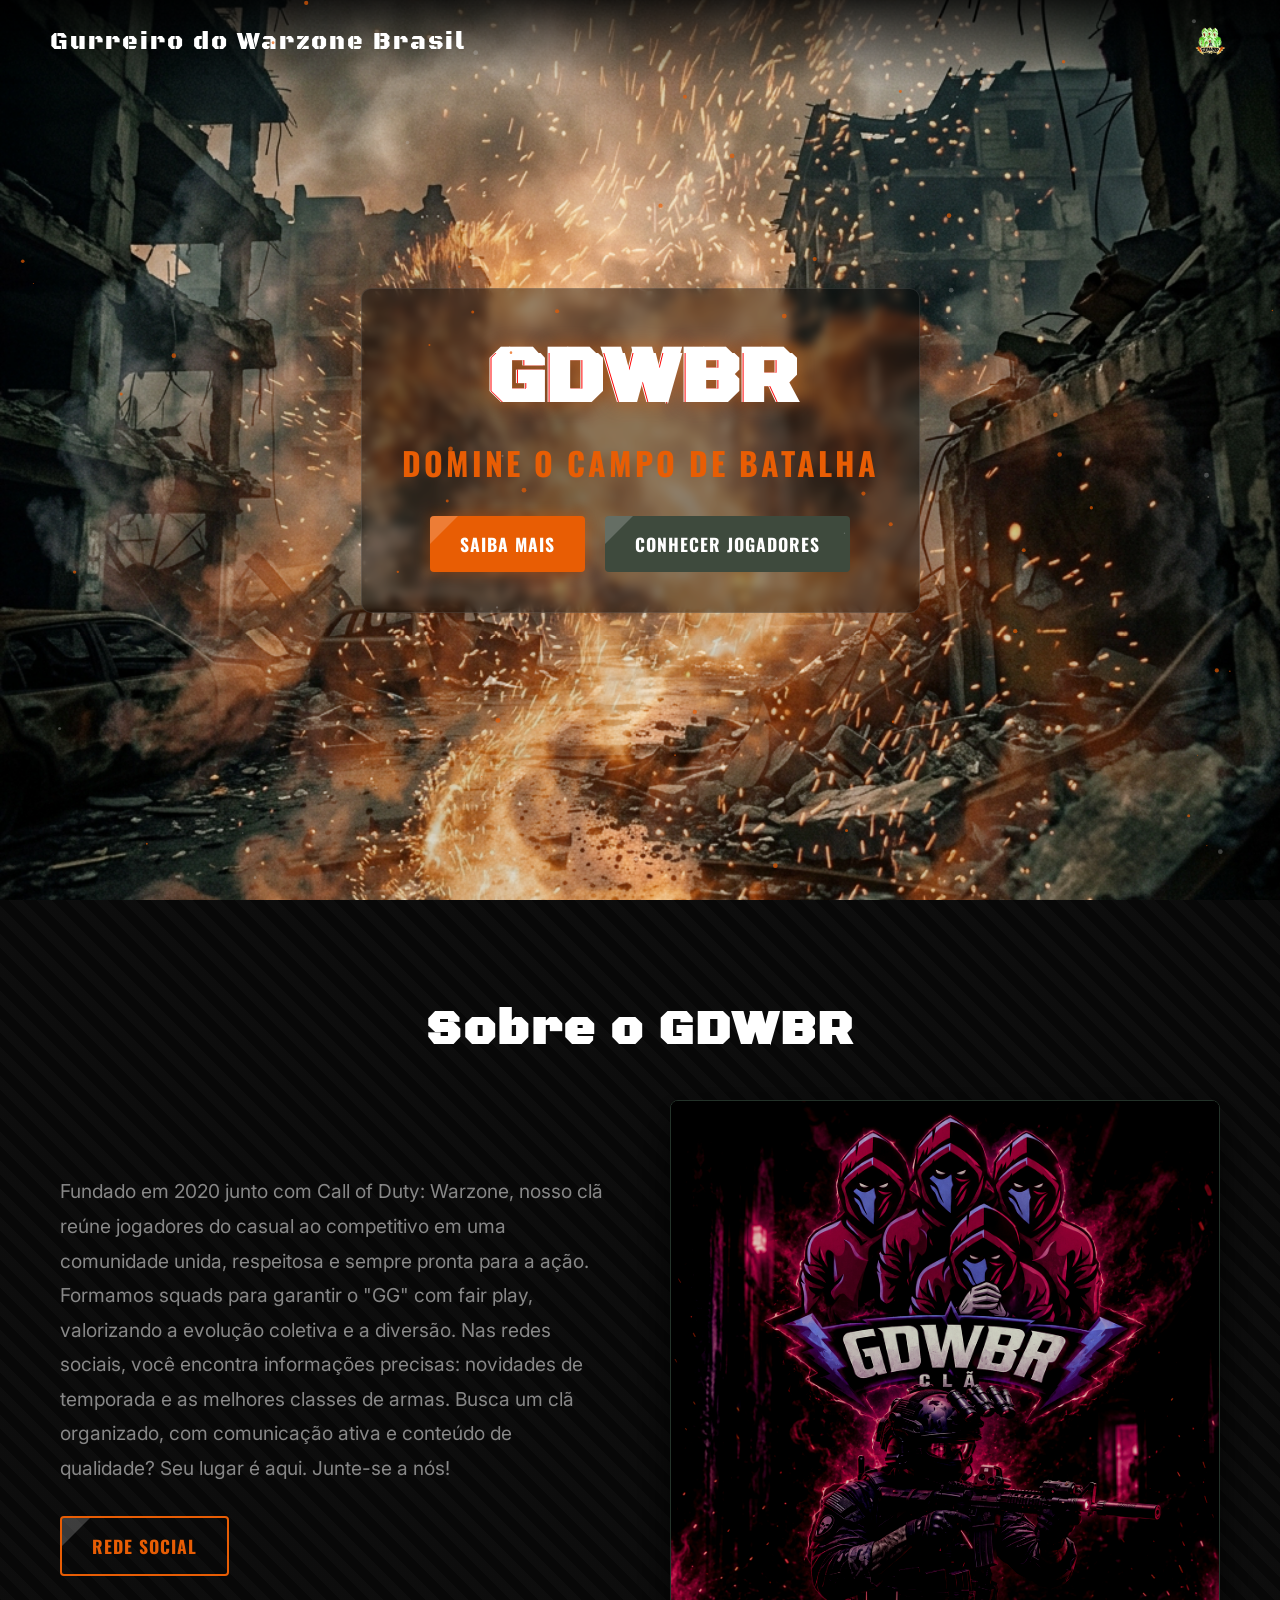
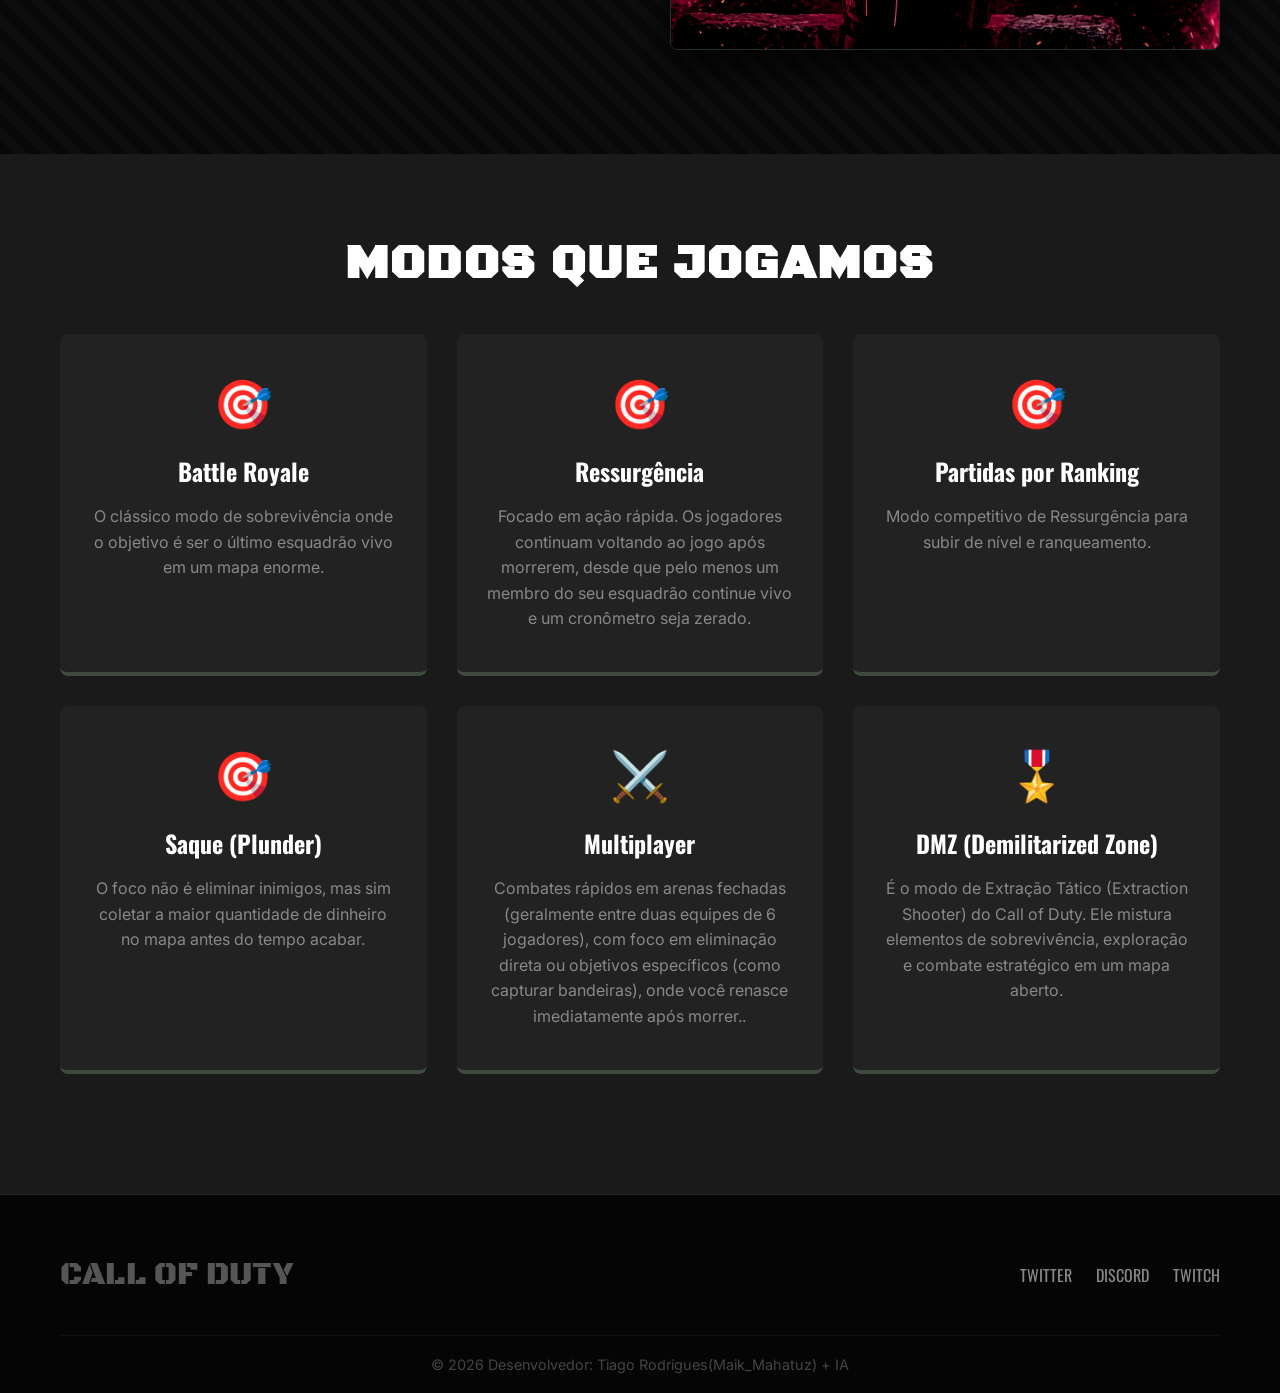
<file: index.html>
<!DOCTYPE html>
<html lang="pt-BR">
<head>
    <meta charset="UTF-8">
    <meta name="viewport" content="width=device-width, initial-scale=1.0">
    <title>CLÃ GDWBR</title>
    <link rel="preconnect" href="https://fonts.googleapis.com">
    <link rel="preconnect" href="https://fonts.gstatic.com" crossorigin>
    <link href="https://fonts.googleapis.com/css2?family=Black+Ops+One&family=Inter:wght@300;400;600;800&family=Oswald:wght@400;700&display=swap" rel="stylesheet">
    <link rel="stylesheet" href="style.css">
</head>
<body>
    <!-- Canvas para partículas -->
    <canvas id="particles-canvas"></canvas>

    <!-- Header / Navbar -->
    <header id="header">
        <div class="logo">Gurreiro do Warzone Brasil</div>
        <div class="menu-icon">
            <img src="assets/Logo.png" alt="Menu" id="grenade-menu">
        </div>
    </header>

    <!-- Seção Parallax Hero -->
    <section class="hero-parallax">
        <!-- Camada de Fundo -->
        <div class="parallax-layer parallax-bg" id="layer-bg"></div>
        <!-- Camada do Meio (Fumaça) -->
        <div class="parallax-layer parallax-smoke" id="layer-smoke"></div>
        <!-- Camada Frontal (Conteúdo) -->
        <div class="parallax-layer parallax-front">
            <div class="hero-content fade-in">
                <h1 class="glitch" data-text="GDWBR">GDWBR</h1>
                <h2>DOMINE O CAMPO DE BATALHA</h2>
                <div class="hero-buttons">
                    <a href="https://www.callofduty.com/br/pt/modernwarfare4" target="_blank" class="btn primary">SAIBA MAIS</a>
                    <a href="jogadores.html" class="btn secondary">CONHECER JOGADORES</a>
                </div>
            </div>
        </div>
    </section>

    <!-- Seção About The Clã -->
    <section id="about" class="about-section">
        <div class="container fade-in">
            <h2 class="section-title">Sobre o GDWBR</h2>
            <div class="about-grid">
                <div class="about-text">
                    <p>Fundado em 2020 junto com Call of Duty: Warzone, nosso clã reúne jogadores do casual ao competitivo em uma comunidade unida, respeitosa e sempre pronta para a ação.

Formamos                squads para garantir o "GG" com fair play, valorizando a evolução coletiva e a diversão. Nas redes sociais, você encontra informações precisas: novidades de temporada e as melhores classes de armas.

Busca um                clã organizado, com comunicação ativa e conteúdo de qualidade? Seu lugar é aqui. Junte-se a nós!</p>
                    <a href="https://www.instagram.com/gdwb.r" target="_blank" class="btn outline">REDE SOCIAL</a>
                </div>
                <div class="about-image fade-in">
                    <img src="assets/gdwbr.png" alt="Operator">
                </div>
            </div>
        </div>
    </section>

    <!-- Seções de Modos -->
    <section id="modes" class="modes-section">
        <div class="container">
            <h2 class="section-title">MODOS QUE JOGAMOS</h2>
            <div class="modes-grid">
                <div class="mode-card fade-in">
                    <div class="card-icon">🎯</div>
                    <h3>Battle Royale</h3>
                    <p> O clássico modo de sobrevivência onde o objetivo é ser o último esquadrão vivo em um mapa enorme.</p>
                </div>
                <div class="mode-card fade-in">
                    <div class="card-icon">🎯</div>
                    <h3>Ressurgência</h3>
                    <p>Focado em ação rápida. Os jogadores continuam voltando ao jogo após morrerem, desde que pelo menos um membro do seu esquadrão continue vivo e um cronômetro seja zerado.</p>
                </div>
                <div class="mode-card fade-in">
                    <div class="card-icon">🎯</div>
                    <h3>Partidas por Ranking</h3>
                    <p> Modo competitivo de Ressurgência para subir de nível e ranqueamento.</p>
                </div>
                <div class="mode-card fade-in">
                    <div class="card-icon">🎯</div>
                    <h3>Saque (Plunder)</h3>
                    <p> O foco não é eliminar inimigos, mas sim coletar a maior quantidade de dinheiro no mapa antes do tempo acabar.</p>
                </div>
                <div class="mode-card fade-in" style="transition-delay: 0.2s;">
                    <div class="card-icon">⚔️</div>
                    <h3>Multiplayer</h3>
                    <p>Combates rápidos em arenas fechadas (geralmente entre duas equipes de 6 jogadores), com foco em eliminação direta ou objetivos específicos (como capturar bandeiras), onde você renasce imediatamente após morrer..</p>
                </div>
                <div class="mode-card fade-in" style="transition-delay: 0.4s;">
                    <div class="card-icon">🎖️</div>
                    <h3>DMZ (Demilitarized Zone)</h3>
                    <p>É o modo de Extração Tático (Extraction Shooter) do Call of Duty. Ele mistura elementos de sobrevivência, exploração e combate estratégico em um mapa aberto.</p>
                </div>
            </div>
        </div>
    </section>

    <!-- Rodapé -->
    <footer id="footer">
        <div class="container">
            <div class="footer-content">
                <div class="footer-logo">CALL OF DUTY</div>
                <div class="footer-links" id="social">
                    <a href="#">Twitter</a>
                    <a href="#">Discord</a>
                    <a href="#">Twitch</a>
                </div>
            </div>
            <div class="copyright">
                <p>&copy; 2026 Desenvolvedor: Tiago Rodrigues(Maik_Mahatuz) + IA                   
                </p>
            </div>
        </div>
    </footer>

    <script src="script.js"></script>
</body>
</html>
</file>
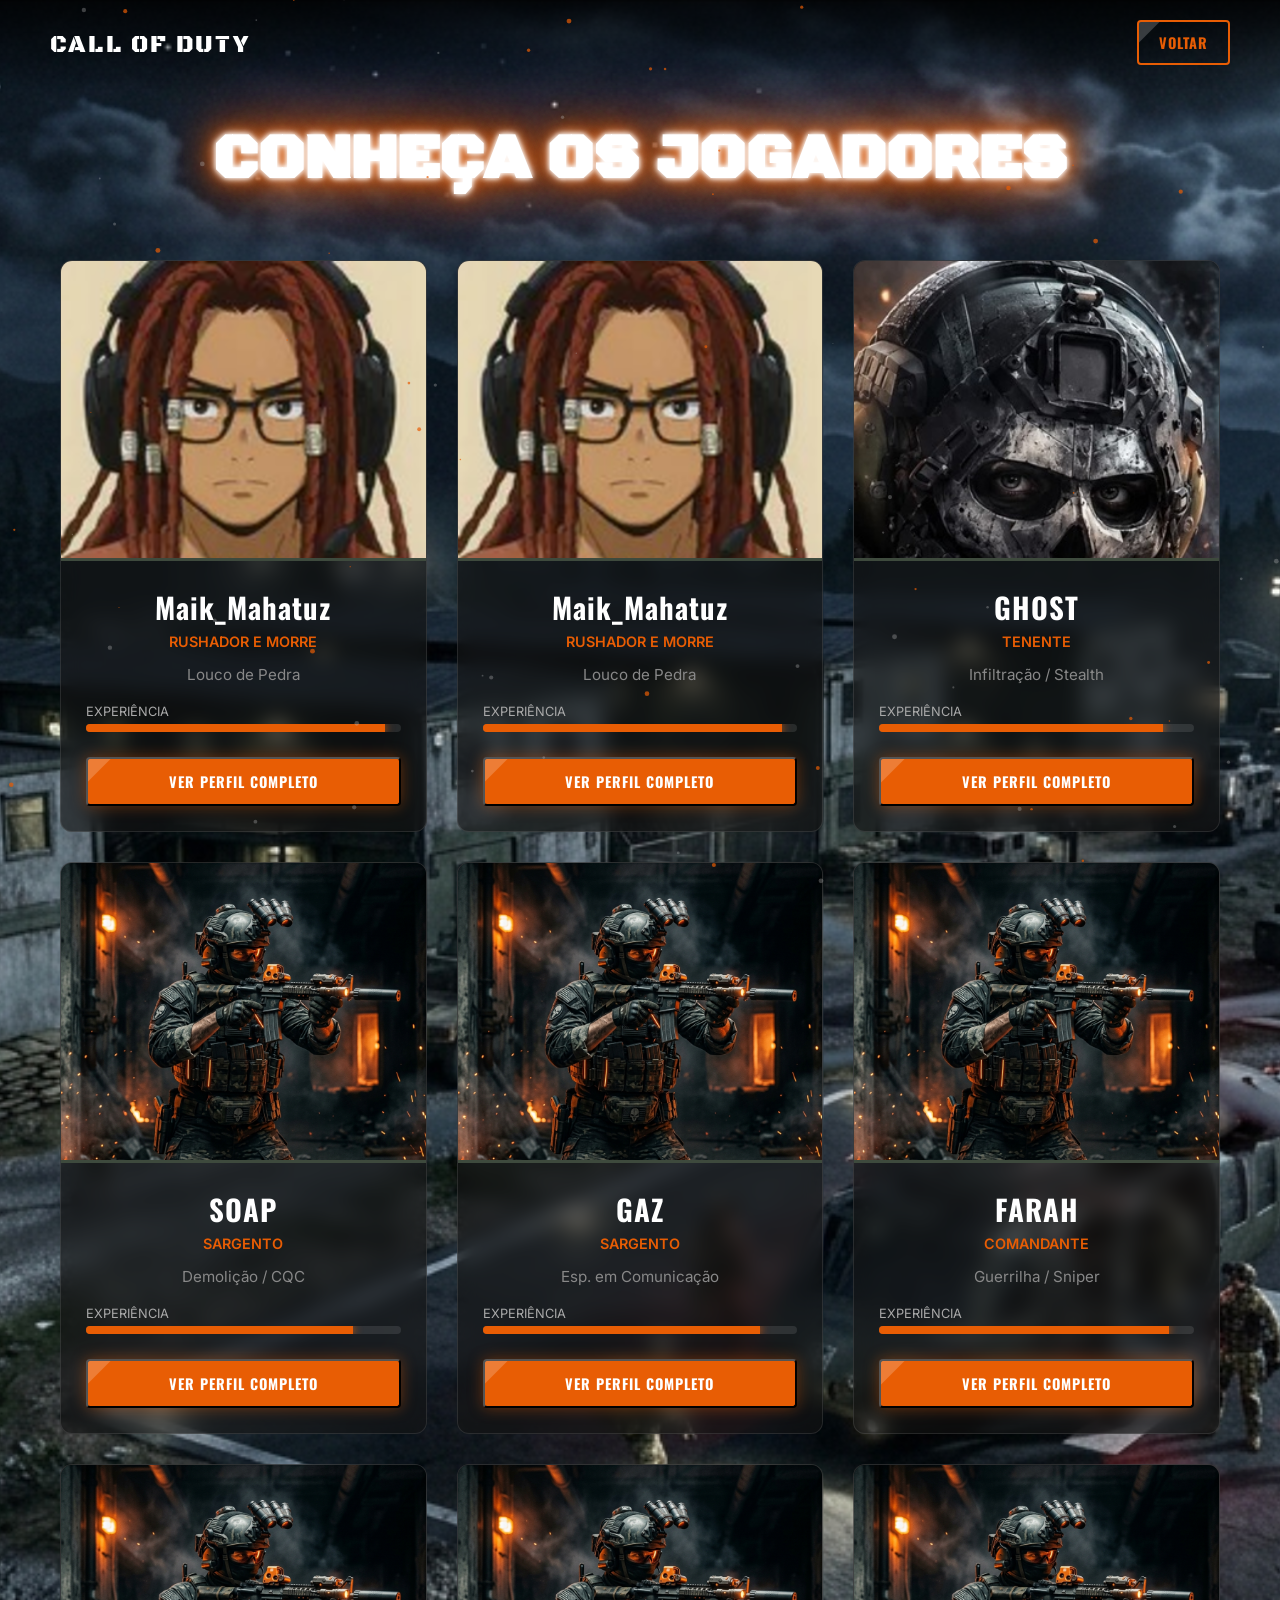
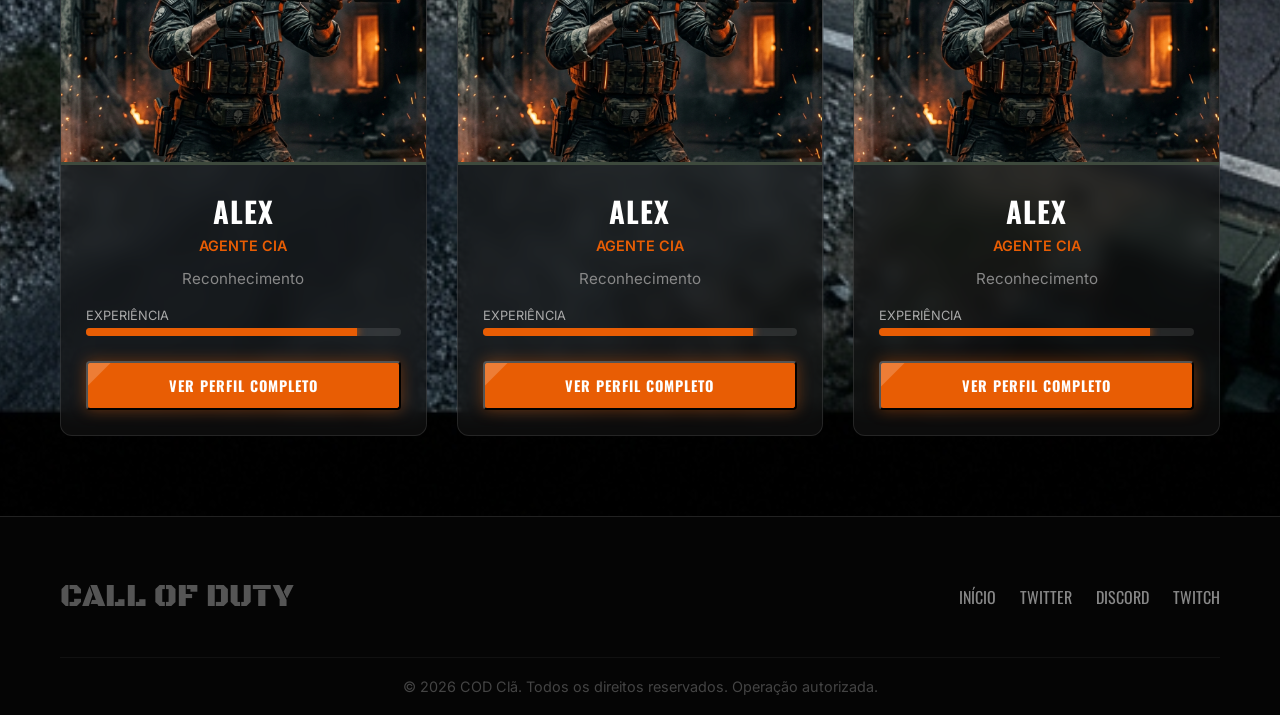
<file: jogadores.html>
<!DOCTYPE html>
<html lang="pt-BR">
<head>
    <meta charset="UTF-8">
    <meta name="viewport" content="width=device-width, initial-scale=1.0">
    <title>CALL OF DUTY - JOGADORES</title>
    <link rel="preconnect" href="https://fonts.googleapis.com">
    <link rel="preconnect" href="https://fonts.gstatic.com" crossorigin>
    <link href="https://fonts.googleapis.com/css2?family=Black+Ops+One&family=Inter:wght@300;400;600;800&family=Oswald:wght@400;700&display=swap" rel="stylesheet">
    <link rel="stylesheet" href="style.css">
    <link rel="stylesheet" href="jogadores.css">
</head>
<body>
    <!-- Canvas para partículas -->
    <canvas id="particles-canvas"></canvas>

    <!-- Header / Navbar -->
    <header id="header">
        <div class="logo">
            <a href="index.html" style="color: white; text-decoration: none;">CALL OF DUTY</a>
        </div>
        <div class="menu-icon">
            <a href="index.html" class="btn outline btn-voltar">VOLTAR</a>
        </div>
    </header>

    <!-- Seção Parallax Jogadores -->
    <section class="jogadores-parallax">
        <div class="parallax-layer parallax-barracks" id="layer-barracks"></div>
        
        <div class="container fade-in">
            <h1 class="neon-title" data-text="CONHEÇA OS JOGADORES">CONHEÇA OS JOGADORES</h1>
            
            <div class="players-grid">
                <!-- Player 1 -->
                <div class="player-card fade-in">
                    <div class="card-image-wrapper">
                        <img src="assets/Maik.png" alt="Capitão Price">
                    </div>
                    <div class="card-info">
                        <h3>Maik_Mahatuz</h3>
                        <p class="role">Rushador e morre</p>
                        <p class="specialty">Louco de Pedra</p>
                        <div class="stats">
                            <span>Experiência</span>
                            <div class="progress-bar"><div class="progress" style="width: 95%;"></div></div>
                        </div>
                        <button class="btn primary btn-modal" data-player="price">VER PERFIL COMPLETO</button>
                    </div>
                </div>

                <!-- Player 2 -->
                <div class="player-card fade-in">
                    <div class="card-image-wrapper">
                        <img src="assets/Maik.png" alt="Capitão Price">
                    </div>
                    <div class="card-info">
                        <h3>Maik_Mahatuz</h3>
                        <p class="role">Rushador e morre</p>
                        <p class="specialty">Louco de Pedra</p>
                        <div class="stats">
                            <span>Experiência</span>
                            <div class="progress-bar"><div class="progress" style="width: 95%;"></div></div>
                        </div>
                        <button class="btn primary btn-modal" data-player="price">VER PERFIL COMPLETO</button>
                    </div>
                </div>
                
                <!-- Player 3 -->
                <div class="player-card fade-in" style="transition-delay: 0.1s;">
                    <div class="card-image-wrapper">
                        <img src="assets/Leo1.jpeg" alt="Ghost">
                    </div>
                    <div class="card-info">
                        <h3>GHOST</h3>
                        <p class="role">Tenente</p>
                        <p class="specialty">Infiltração / Stealth</p>
                        <div class="stats">
                            <span>Experiência</span>
                            <div class="progress-bar"><div class="progress" style="width: 90%;"></div></div>
                        </div>
                        <button class="btn primary btn-modal" data-player="ghost">VER PERFIL COMPLETO</button>
                    </div>
                </div>

                <!-- Player 4 -->
                <div class="player-card fade-in" style="transition-delay: 0.2s;">
                    <div class="card-image-wrapper">
                        <img src="assets/operator.png" alt="Soap">
                    </div>
                    <div class="card-info">
                        <h3>SOAP</h3>
                        <p class="role">Sargento</p>
                        <p class="specialty">Demolição / CQC</p>
                        <div class="stats">
                            <span>Experiência</span>
                            <div class="progress-bar"><div class="progress" style="width: 85%;"></div></div>
                        </div>
                        <button class="btn primary btn-modal" data-player="soap">VER PERFIL COMPLETO</button>
                    </div>
                </div>

                <!-- Player 5 -->
                <div class="player-card fade-in" style="transition-delay: 0.3s;">
                    <div class="card-image-wrapper">
                        <img src="assets/operator.png" alt="Gaz">
                    </div>
                    <div class="card-info">
                        <h3>GAZ</h3>
                        <p class="role">Sargento</p>
                        <p class="specialty">Esp. em Comunicação</p>
                        <div class="stats">
                            <span>Experiência</span>
                            <div class="progress-bar"><div class="progress" style="width: 88%;"></div></div>
                        </div>
                        <button class="btn primary btn-modal" data-player="gaz">VER PERFIL COMPLETO</button>
                    </div>
                </div>

                <!-- Player 6 -->
                <div class="player-card fade-in" style="transition-delay: 0.4s;">
                    <div class="card-image-wrapper">
                        <img src="assets/operator.png" alt="Farah">
                    </div>
                    <div class="card-info">
                        <h3>FARAH</h3>
                        <p class="role">Comandante</p>
                        <p class="specialty">Guerrilha / Sniper</p>
                        <div class="stats">
                            <span>Experiência</span>
                            <div class="progress-bar"><div class="progress" style="width: 92%;"></div></div>
                        </div>
                        <button class="btn primary btn-modal" data-player="farah">VER PERFIL COMPLETO</button>
                    </div>
                </div>

                <!-- Player 7 -->
                <div class="player-card fade-in" style="transition-delay: 0.5s;">
                    <div class="card-image-wrapper">
                        <img src="assets/operator.png" alt="Alex">
                    </div>
                    <div class="card-info">
                        <h3>ALEX</h3>
                        <p class="role">Agente CIA</p>
                        <p class="specialty">Reconhecimento</p>
                        <div class="stats">
                            <span>Experiência</span>
                            <div class="progress-bar"><div class="progress" style="width: 86%;"></div></div>
                        </div>
                        <button class="btn primary btn-modal" data-player="alex">VER PERFIL COMPLETO</button>
                    </div>
                </div>

                <!-- Player 8 -->
                <div class="player-card fade-in" style="transition-delay: 0.5s;">
                    <div class="card-image-wrapper">
                        <img src="assets/operator.png" alt="Alex">
                    </div>
                    <div class="card-info">
                        <h3>ALEX</h3>
                        <p class="role">Agente CIA</p>
                        <p class="specialty">Reconhecimento</p>
                        <div class="stats">
                            <span>Experiência</span>
                            <div class="progress-bar"><div class="progress" style="width: 86%;"></div></div>
                        </div>
                        <button class="btn primary btn-modal" data-player="alex">VER PERFIL COMPLETO</button>
                    </div>
                </div>

                <!-- Player 9 -->
                <div class="player-card fade-in" style="transition-delay: 0.5s;">
                    <div class="card-image-wrapper">
                        <img src="assets/operator.png" alt="Alex">
                    </div>
                    <div class="card-info">
                        <h3>ALEX</h3>
                        <p class="role">Agente CIA</p>
                        <p class="specialty">Reconhecimento</p>
                        <div class="stats">
                            <span>Experiência</span>
                            <div class="progress-bar"><div class="progress" style="width: 86%;"></div></div>
                        </div>
                        <button class="btn primary btn-modal" data-player="alex">VER PERFIL COMPLETO</button>
                    </div>
                </div>


            </div>
        </div>
    </section>

    <!-- Modal -->
    <div id="player-modal" class="modal">
        <div class="modal-content">
            <span class="close-btn">&times;</span>
            <div id="modal-body">
                <!-- Conteúdo injetado via JS -->
            </div>
            <button class="btn secondary" style="width:100%; margin-top:20px;" id="modal-close-btn">FECHAR</button>
        </div>
    </div>

    <!-- Rodapé -->
    <footer id="footer">
        <div class="container">
            <div class="footer-content">
                <div class="footer-logo">CALL OF DUTY</div>
                <div class="footer-links" id="social">
                    <a href="index.html">Início</a>
                    <a href="#">Twitter</a>
                    <a href="#">Discord</a>
                    <a href="#">Twitch</a>
                </div>
            </div>
            <div class="copyright">
                <p>&copy; 2026 COD Clã. Todos os direitos reservados. Operação autorizada.</p>
            </div>
        </div>
    </footer>

    <script src="script.js"></script>
    <script src="jogadores.js"></script>
</body>
</html>
</file>
<file: style.css>
/* Variáveis de cores (Design Dark/Militar) */
:root {
    --bg-dark: #0a0a0a;
    --bg-light: #1a1a1a;
    --primary: #E85D04; /* Laranja tático */
    --primary-hover: #F48C06;
    --secondary: #3E4A3D; /* Verde militar escuro */
    --secondary-light: #526350;
    --text-main: #f0f0f0;
    --text-muted: #888;
    --font-heading: 'Black Ops One', cursive;
    --font-subheading: 'Oswald', sans-serif;
    --font-body: 'Inter', sans-serif;
}

* {
    margin: 0;
    padding: 0;
    box-sizing: border-box;
}

html {
    scroll-behavior: smooth;
}

body {
    background-color: var(--bg-dark);
    color: var(--text-main);
    font-family: var(--font-body);
    overflow-x: hidden;
}

/* Canvas de Partículas */
#particles-canvas {
    position: fixed;
    top: 0;
    left: 0;
    width: 100vw;
    height: 100vh;
    pointer-events: none;
    z-index: 9999;
}

/* Header */
header {
    position: fixed;
    top: 0;
    width: 100%;
    padding: 20px 50px;
    display: flex;
    justify-content: space-between;
    align-items: center;
    z-index: 100;
    background: linear-gradient(to bottom, rgba(0,0,0,0.8), transparent);
}

.logo {
    font-family: var(--font-heading);
    font-size: 1.5rem;
    letter-spacing: 2px;
    color: white;
}

.menu-icon img {
    width: 40px;
    height: auto;
    cursor: pointer;
    filter: invert(1);
    transition: transform 0.3s ease;
}

.menu-icon img:hover {
    transform: scale(1.1) rotate(15deg);
}

/* Parallax Hero */
.hero-parallax {
    position: relative;
    height: 100vh;
    overflow: hidden;
    display: flex;
    justify-content: center;
    align-items: center;
}

.parallax-layer {
    position: absolute;
    top: 0;
    left: 0;
    width: 100%;
    height: 110%; /* Extra height to allow scrolling without revealing edge */
    background-size: cover;
    background-position: center;
    will-change: transform;
}

.parallax-bg {
    background-image: url('assets/bg.png');
    z-index: 1;
}

.parallax-smoke {
    background-image: url('assets/smoke.png');
    z-index: 2;
    mix-blend-mode: screen; /* Faz o fundo preto da fumaça sumir */
    opacity: 0.8;
}

.parallax-front {
    z-index: 3;
    display: flex;
    justify-content: center;
    align-items: center;
    height: 100%;
    text-align: center;
}

.hero-content {
    background: rgba(0, 0, 0, 0.4);
    padding: 40px;
    border-radius: 10px;
    border: 1px solid rgba(255, 255, 255, 0.1);
    backdrop-filter: blur(5px);
}

.hero-content h1 {
    font-family: var(--font-heading);
    font-size: 5rem;
    margin-bottom: 10px;
    color: white;
    text-shadow: 0 0 20px rgba(232, 93, 4, 0.5);
    position: relative;
}

.hero-content h2 {
    font-family: var(--font-subheading);
    font-size: 2rem;
    color: var(--primary);
    margin-bottom: 30px;
    letter-spacing: 3px;
    text-transform: uppercase;
}

/* Glitch Effect */
.glitch {
    position: relative;
}
.glitch::before, .glitch::after {
    content: attr(data-text);
    position: absolute;
    top: 0;
    left: 0;
    width: 100%;
    height: 100%;
}
.glitch::before {
    left: 2px;
    text-shadow: -1px 0 red;
    clip: rect(24px, 550px, 90px, 0);
    animation: glitch-anim-2 3s infinite linear alternate-reverse;
}
.glitch::after {
    left: -2px;
    text-shadow: -1px 0 blue;
    clip: rect(85px, 550px, 140px, 0);
    animation: glitch-anim 2.5s infinite linear alternate-reverse;
}

@keyframes glitch-anim {
    0% { clip: rect(10px, 9999px, 80px, 0); }
    20% { clip: rect(30px, 9999px, 10px, 0); }
    40% { clip: rect(80px, 9999px, 60px, 0); }
    60% { clip: rect(20px, 9999px, 90px, 0); }
    80% { clip: rect(60px, 9999px, 40px, 0); }
    100% { clip: rect(10px, 9999px, 80px, 0); }
}
@keyframes glitch-anim-2 {
    0% { clip: rect(65px, 9999px, 100px, 0); }
    20% { clip: rect(15px, 9999px, 80px, 0); }
    40% { clip: rect(95px, 9999px, 20px, 0); }
    60% { clip: rect(40px, 9999px, 60px, 0); }
    80% { clip: rect(80px, 9999px, 20px, 0); }
    100% { clip: rect(30px, 9999px, 50px, 0); }
}

/* Buttons */
.hero-buttons {
    display: flex;
    gap: 20px;
    justify-content: center;
}

.btn {
    display: inline-block;
    padding: 15px 30px;
    font-family: var(--font-subheading);
    font-size: 1.1rem;
    font-weight: 700;
    text-transform: uppercase;
    text-decoration: none;
    letter-spacing: 1px;
    transition: all 0.3s ease;
    border-radius: 4px;
    position: relative;
    overflow: hidden;
}

.btn::before {
    content: '';
    position: absolute;
    top: 0; left: -100%;
    width: 100%; height: 100%;
    background: rgba(255,255,255,0.2);
    transform: skewX(-45deg);
    transition: left 0.5s ease;
}

.btn:hover::before {
    left: 200%;
}

.btn.primary {
    background-color: var(--primary);
    color: #fff;
    box-shadow: 0 0 15px rgba(232, 93, 4, 0.4);
}

.btn.primary:hover {
    background-color: var(--primary-hover);
    box-shadow: 0 0 25px rgba(232, 93, 4, 0.6);
}

.btn.secondary {
    background-color: var(--secondary);
    color: #fff;
}

.btn.secondary:hover {
    background-color: var(--secondary-light);
}

.btn.outline {
    background: transparent;
    border: 2px solid var(--primary);
    color: var(--primary);
}

.btn.outline:hover {
    background: var(--primary);
    color: #fff;
}

/* Sections Global */
.container {
    max-width: 1200px;
    margin: 0 auto;
    padding: 0 20px;
}

.section-title {
    font-family: var(--font-heading);
    font-size: 3rem;
    color: white;
    margin-bottom: 40px;
    text-align: center;
    letter-spacing: 2px;
}

/* About Section */
.about-section {
    padding: 100px 0;
    background-color: var(--bg-dark);
    position: relative;
}

.about-section::before {
    content: '';
    position: absolute;
    top: 0;
    left: 0;
    width: 100%;
    height: 100%;
    background: repeating-linear-gradient(
        45deg,
        rgba(0,0,0,0.2),
        rgba(0,0,0,0.2) 10px,
        rgba(26,26,26,0.2) 10px,
        rgba(26,26,26,0.2) 20px
    );
    pointer-events: none;
}

.about-grid {
    display: grid;
    grid-template-columns: 1fr 1fr;
    gap: 60px;
    align-items: center;
}

.about-text p {
    font-size: 1.2rem;
    line-height: 1.8;
    color: var(--text-muted);
    margin-bottom: 30px;
}

.about-image img {
    width: 100%;
    border-radius: 8px;
    box-shadow: 0 20px 40px rgba(0,0,0,0.8);
    filter: sepia(0.3) hue-rotate(50deg) brightness(0.8) contrast(1.2);
    border: 1px solid var(--secondary);
}

/* Modes Section */
.modes-section {
    padding: 80px 0 120px;
    background-color: var(--bg-light);
}

.modes-grid {
    display: grid;
    grid-template-columns: repeat(auto-fit, minmax(300px, 1fr));
    gap: 30px;
}

.mode-card {
    background-color: #222;
    padding: 40px 30px;
    border-radius: 8px;
    text-align: center;
    transition: transform 0.3s ease, box-shadow 0.3s ease;
    border-bottom: 4px solid var(--secondary);
}

.mode-card:hover {
    transform: translateY(-10px);
    box-shadow: 0 15px 30px rgba(0,0,0,0.5);
    border-bottom-color: var(--primary);
}

.card-icon {
    font-size: 3rem;
    margin-bottom: 20px;
}

.mode-card h3 {
    font-family: var(--font-subheading);
    font-size: 1.5rem;
    margin-bottom: 15px;
    color: white;
}

.mode-card p {
    color: var(--text-muted);
    line-height: 1.6;
}

/* Footer */
footer {
    background-color: #050505;
    padding: 60px 0 20px;
    border-top: 1px solid #222;
}

.footer-content {
    display: flex;
    justify-content: space-between;
    align-items: center;
    margin-bottom: 40px;
}

.footer-logo {
    font-family: var(--font-heading);
    font-size: 2rem;
    color: #555;
}

.footer-links a {
    color: var(--text-muted);
    text-decoration: none;
    margin-left: 20px;
    font-family: var(--font-subheading);
    text-transform: uppercase;
    transition: color 0.3s ease;
}

.footer-links a:hover {
    color: var(--primary);
}

.copyright {
    text-align: center;
    padding-top: 20px;
    border-top: 1px solid #111;
    color: #444;
    font-size: 0.9rem;
}

/* Animations */
.fade-in {
    opacity: 0;
    transform: translateY(40px);
    transition: opacity 0.8s ease-out, transform 0.8s ease-out;
}

.fade-in.show {
    opacity: 1;
    transform: translateY(0);
}

/* Responsive */
@media (max-width: 900px) {
    .about-grid {
        grid-template-columns: 1fr;
    }
    .hero-content h1 {
        font-size: 3.5rem;
    }
    .hero-content h2 {
        font-size: 1.5rem;
    }
    .hero-buttons {
        flex-direction: column;
    }
}
@media (max-width: 600px) {
    .footer-content {
        flex-direction: column;
        gap: 20px;
        text-align: center;
    }
    .footer-links a {
        margin: 0 10px;
    }
}
</file>
<file: jogadores.css>
/* Jogadores Specific Styling */

.btn-voltar {
    padding: 10px 20px;
    font-size: 0.9rem;
}

.jogadores-parallax {
    position: relative;
    min-height: 100vh;
    padding-top: 120px; /* Header space */
    padding-bottom: 80px;
    overflow: hidden;
}

.parallax-barracks {
    background-image: url('assets/barracks_bg.png');
    z-index: -1;
    position: absolute;
    top: -10%;
    left: 0;
    width: 100%;
    height: 120%;
    background-size: cover;
    background-position: center;
}

/* Fallback if JS parallax is active on this layer too */

.neon-title {
    font-family: var(--font-heading);
    font-size: 4rem;
    color: #fff;
    text-align: center;
    margin-bottom: 60px;
    text-transform: uppercase;
    text-shadow: 
        0 0 5px #fff,
        0 0 10px #fff,
        0 0 20px var(--primary),
        0 0 40px var(--primary),
        0 0 80px var(--primary);
    animation: pulsate 1.5s infinite alternate;
}

@keyframes pulsate {
    100% {
        text-shadow: 
        0 0 4px #fff,
        0 0 11px #fff,
        0 0 19px var(--primary),
        0 0 40px var(--primary),
        0 0 80px var(--primary),
        0 0 100px var(--primary);
    }
    0% {
        text-shadow: 
        0 0 2px #fff,
        0 0 4px #fff,
        0 0 6px var(--primary),
        0 0 10px var(--primary),
        0 0 45px var(--primary),
        0 0 55px var(--primary);
    }
}

/* Grid */
.players-grid {
    display: grid;
    grid-template-columns: repeat(3, 1fr);
    gap: 30px;
}

@media (max-width: 900px) {
    .players-grid {
        grid-template-columns: repeat(2, 1fr);
    }
    .neon-title {
        font-size: 2.5rem;
    }
}

@media (max-width: 600px) {
    .players-grid {
        grid-template-columns: 1fr;
    }
}

/* Player Card */
.player-card {
    background: rgba(20, 20, 20, 0.6);
    backdrop-filter: blur(10px);
    -webkit-backdrop-filter: blur(10px);
    border: 1px solid rgba(255, 255, 255, 0.1);
    border-radius: 12px;
    overflow: hidden;
    transition: transform 0.4s ease, box-shadow 0.4s ease, border-color 0.4s ease;
    display: flex;
    flex-direction: column;
}

.player-card:hover {
    transform: translateY(-10px);
    box-shadow: 0 15px 30px rgba(232, 93, 4, 0.3);
    border-color: var(--primary);
}

.card-image-wrapper {
    width: 100%;
    height: 300px;
    overflow: hidden;
    position: relative;
    border-bottom: 3px solid var(--secondary);
}

.card-image-wrapper img {
    width: 100%;
    height: 100%;
    object-fit: cover;
    object-position: top center;
    transition: transform 0.5s ease;
}

.player-card:hover .card-image-wrapper img {
    transform: scale(1.1);
}

.card-info {
    padding: 25px;
    text-align: center;
    flex-grow: 1;
    display: flex;
    flex-direction: column;
}

.card-info h3 {
    font-family: var(--font-subheading);
    font-size: 1.8rem;
    color: #fff;
    margin-bottom: 5px;
    letter-spacing: 1px;
}

.card-info .role {
    color: var(--primary);
    font-weight: 600;
    margin-bottom: 15px;
    text-transform: uppercase;
    font-size: 0.9rem;
}

.card-info .specialty {
    color: var(--text-muted);
    font-size: 0.95rem;
    margin-bottom: 20px;
}

/* Progress Bar */
.stats {
    text-align: left;
    margin-bottom: 25px;
    flex-grow: 1;
}

.stats span {
    font-size: 0.8rem;
    color: #aaa;
    text-transform: uppercase;
    margin-bottom: 5px;
    display: block;
}

.progress-bar {
    width: 100%;
    height: 8px;
    background: rgba(255, 255, 255, 0.1);
    border-radius: 4px;
    overflow: hidden;
}

.progress {
    height: 100%;
    background: var(--primary);
    box-shadow: 0 0 10px var(--primary);
    transition: width 1.5s ease-out;
}

.btn-modal {
    width: 100%;
    padding: 12px;
    font-size: 0.9rem;
}

/* Modal Styling */
.modal {
    display: none;
    position: fixed;
    z-index: 1000;
    left: 0;
    top: 0;
    width: 100%;
    height: 100%;
    overflow: auto;
    background-color: rgba(0,0,0,0.8);
    backdrop-filter: blur(5px);
    opacity: 0;
    transition: opacity 0.3s ease;
}

.modal.show {
    display: flex;
    justify-content: center;
    align-items: center;
    opacity: 1;
}

.modal-content {
    background: #111;
    border: 1px solid var(--primary);
    width: 90%;
    max-width: 600px;
    border-radius: 8px;
    position: relative;
    padding: 40px;
    box-shadow: 0 0 30px rgba(232, 93, 4, 0.2);
    transform: scale(0.8);
    transition: transform 0.3s ease;
}

.modal.show .modal-content {
    transform: scale(1);
}

.close-btn {
    color: #aaa;
    position: absolute;
    top: 15px;
    right: 20px;
    font-size: 28px;
    font-weight: bold;
    cursor: pointer;
    transition: color 0.2s ease;
}

.close-btn:hover,
.close-btn:focus {
    color: var(--primary);
    text-decoration: none;
}

.modal-header {
    border-bottom: 1px solid #333;
    padding-bottom: 15px;
    margin-bottom: 20px;
}

.modal-header h2 {
    font-family: var(--font-heading);
    color: #fff;
    font-size: 2.5rem;
    margin-bottom: 5px;
}

.modal-header p {
    color: var(--primary);
    font-family: var(--font-subheading);
    font-size: 1.2rem;
    text-transform: uppercase;
}

.modal-section {
    margin-bottom: 20px;
}

.modal-section h4 {
    color: #fff;
    margin-bottom: 10px;
    font-family: var(--font-subheading);
    letter-spacing: 1px;
}

.modal-section p, .modal-section ul {
    color: var(--text-muted);
    font-size: 0.95rem;
    line-height: 1.6;
}

.modal-section ul {
    list-style-type: none;
}

.modal-section ul li {
    position: relative;
    padding-left: 20px;
    margin-bottom: 5px;
}

.modal-section ul li::before {
    content: '▸';
    color: var(--primary);
    position: absolute;
    left: 0;
}
</file>
